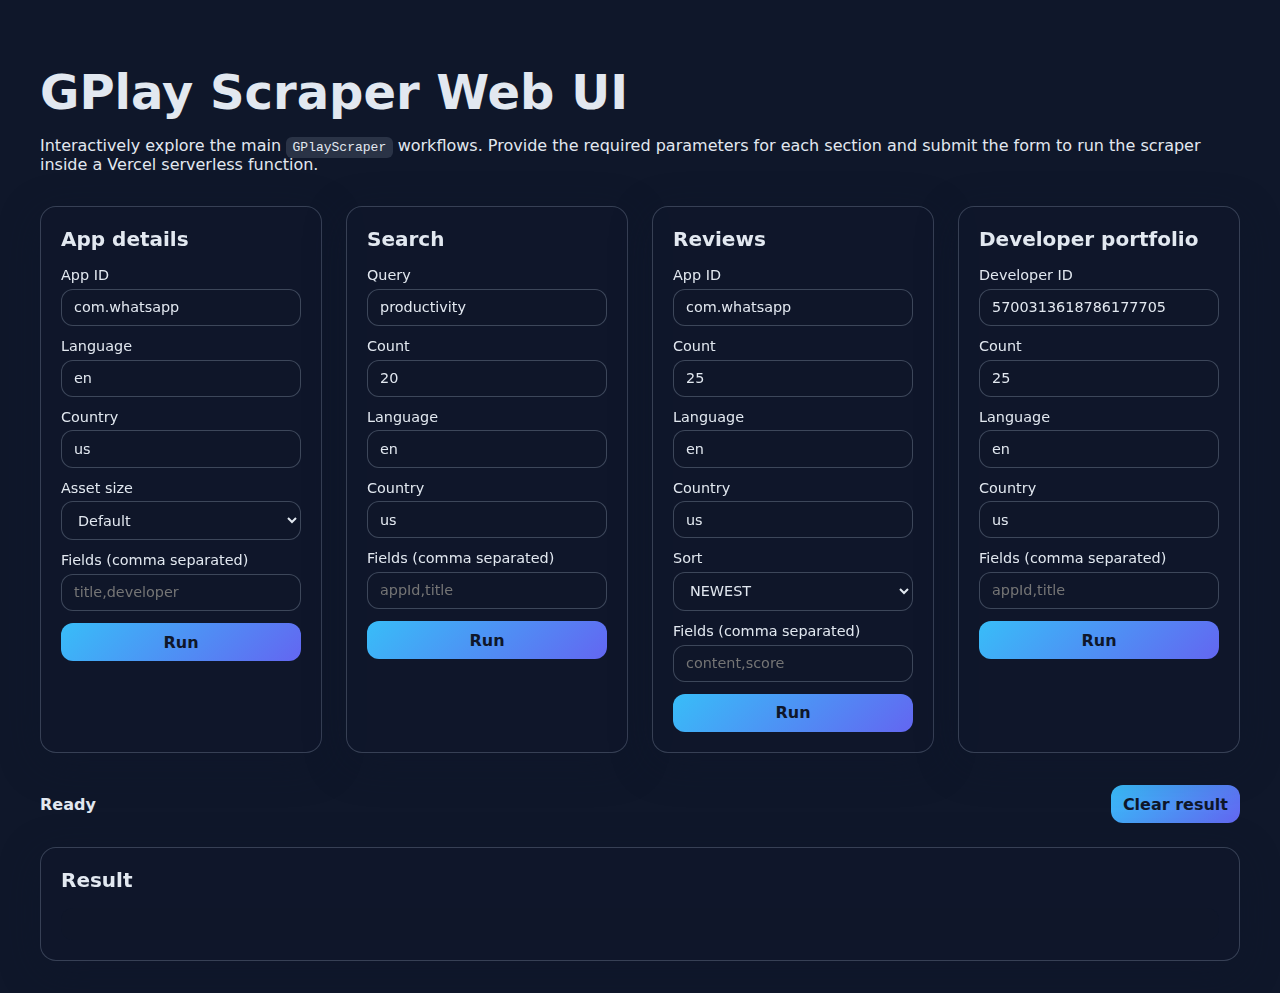
<file: ui/index.html>
<!DOCTYPE html>
<html lang="en">
  <head>
    <meta charset="utf-8" />
    <meta name="viewport" content="width=device-width, initial-scale=1" />
    <title>GPlay Scraper Web UI</title>
    <link rel="stylesheet" href="/ui/styles.css" />
  </head>
  <body>
    <header>
      <h1>GPlay Scraper Web UI</h1>
      <p>
        Interactively explore the main <code>GPlayScraper</code> workflows. Provide the
        required parameters for each section and submit the form to run the
        scraper inside a Vercel serverless function.
      </p>
    </header>

    <main>
      <section class="panel" id="app-panel">
        <h2>App details</h2>
        <form data-action="app" class="stack" id="app-form">
          <label>
            App ID
            <input type="text" name="appId" value="com.whatsapp" required />
          </label>
          <label>
            Language
            <input type="text" name="lang" value="en" />
          </label>
          <label>
            Country
            <input type="text" name="country" value="us" />
          </label>
          <label>
            Asset size
            <select name="assets">
              <option value="">Default</option>
              <option value="SMALL">SMALL</option>
              <option value="MEDIUM">MEDIUM</option>
              <option value="LARGE">LARGE</option>
              <option value="ORIGINAL">ORIGINAL</option>
            </select>
          </label>
          <label>
            Fields (comma separated)
            <input type="text" name="fields" placeholder="title,developer" />
          </label>
          <button type="submit">Run</button>
        </form>
      </section>

      <section class="panel" id="search-panel">
        <h2>Search</h2>
        <form data-action="search" class="stack" id="search-form">
          <label>
            Query
            <input type="text" name="query" value="productivity" required />
          </label>
          <label>
            Count
            <input type="number" name="count" value="20" min="1" max="200" />
          </label>
          <label>
            Language
            <input type="text" name="lang" value="en" />
          </label>
          <label>
            Country
            <input type="text" name="country" value="us" />
          </label>
          <label>
            Fields (comma separated)
            <input type="text" name="fields" placeholder="appId,title" />
          </label>
          <button type="submit">Run</button>
        </form>
      </section>

      <section class="panel" id="reviews-panel">
        <h2>Reviews</h2>
        <form data-action="reviews" class="stack" id="reviews-form">
          <label>
            App ID
            <input type="text" name="appId" value="com.whatsapp" required />
          </label>
          <label>
            Count
            <input type="number" name="count" value="25" min="1" max="200" />
          </label>
          <label>
            Language
            <input type="text" name="lang" value="en" />
          </label>
          <label>
            Country
            <input type="text" name="country" value="us" />
          </label>
          <label>
            Sort
            <select name="sort">
              <option value="NEWEST">NEWEST</option>
              <option value="RATING">RATING</option>
              <option value="HELPFULNESS">HELPFULNESS</option>
            </select>
          </label>
          <label>
            Fields (comma separated)
            <input type="text" name="fields" placeholder="content,score" />
          </label>
          <button type="submit">Run</button>
        </form>
      </section>

      <section class="panel" id="developer-panel">
        <h2>Developer portfolio</h2>
        <form data-action="developer" class="stack" id="developer-form">
          <label>
            Developer ID
            <input type="text" name="developerId" value="5700313618786177705" required />
          </label>
          <label>
            Count
            <input type="number" name="count" value="25" min="1" max="200" />
          </label>
          <label>
            Language
            <input type="text" name="lang" value="en" />
          </label>
          <label>
            Country
            <input type="text" name="country" value="us" />
          </label>
          <label>
            Fields (comma separated)
            <input type="text" name="fields" placeholder="appId,title" />
          </label>
          <button type="submit">Run</button>
        </form>
      </section>
    </main>

    <section id="status-bar">
      <span id="status-text">Ready</span>
      <button id="clear-result" type="button">Clear result</button>
    </section>

    <section class="panel" id="result-panel">
      <h2>Result</h2>
      <pre id="result"></pre>
    </section>

    <script src="/ui/app.js" type="module"></script>
  </body>
</html>
</file>
<file: ui/styles.css>
:root {
  color-scheme: light dark;
  font-family: "Inter", system-ui, -apple-system, BlinkMacSystemFont, "Segoe UI",
    sans-serif;
  background: #0f172a;
  color: #e2e8f0;
}

body {
  margin: 0;
  padding: 2rem;
  max-width: 1200px;
  margin-inline: auto;
}

header {
  margin-bottom: 2rem;
}

h1 {
  margin-bottom: 0.5rem;
  font-size: clamp(2rem, 4vw, 3rem);
}

main {
  display: grid;
  gap: 1.5rem;
  grid-template-columns: repeat(auto-fit, minmax(260px, 1fr));
  margin-bottom: 2rem;
}

.panel {
  background: rgba(15, 23, 42, 0.8);
  border: 1px solid rgba(148, 163, 184, 0.3);
  border-radius: 16px;
  padding: 1.25rem;
  box-shadow: 0 10px 40px rgba(15, 23, 42, 0.4);
  backdrop-filter: blur(12px);
}

.panel h2 {
  margin-top: 0;
  margin-bottom: 1rem;
  font-size: 1.25rem;
}

.stack {
  display: grid;
  gap: 0.75rem;
}

label {
  display: grid;
  gap: 0.35rem;
  font-size: 0.9rem;
}

input,
select,
button {
  font: inherit;
  padding: 0.6rem 0.75rem;
  border-radius: 12px;
  border: 1px solid rgba(148, 163, 184, 0.35);
  background: rgba(15, 23, 42, 0.9);
  color: inherit;
}

input:focus,
select:focus,
button:focus {
  outline: 2px solid #38bdf8;
  outline-offset: 1px;
}

button {
  cursor: pointer;
  border: none;
  background: linear-gradient(135deg, #38bdf8, #6366f1);
  color: #0f172a;
  font-weight: 600;
  transition: transform 120ms ease, box-shadow 120ms ease;
}

button:hover {
  transform: translateY(-1px);
  box-shadow: 0 8px 20px rgba(56, 189, 248, 0.35);
}

#status-bar {
  display: flex;
  justify-content: space-between;
  align-items: center;
  gap: 1rem;
  margin-bottom: 1.5rem;
}

#status-text {
  font-weight: 600;
}

#result-panel {
  max-height: 420px;
  overflow: hidden;
}

#result {
  margin: 0;
  padding: 1rem;
  background: rgba(15, 23, 42, 0.9);
  border-radius: 12px;
  overflow: auto;
  max-height: 320px;
  white-space: pre-wrap;
  word-break: break-word;
}

code {
  padding: 0.2rem 0.4rem;
  border-radius: 6px;
  background: rgba(148, 163, 184, 0.2);
}

@media (max-width: 720px) {
  body {
    padding: 1.5rem;
  }

  #status-bar {
    flex-direction: column;
    align-items: stretch;
  }
}
</file>
